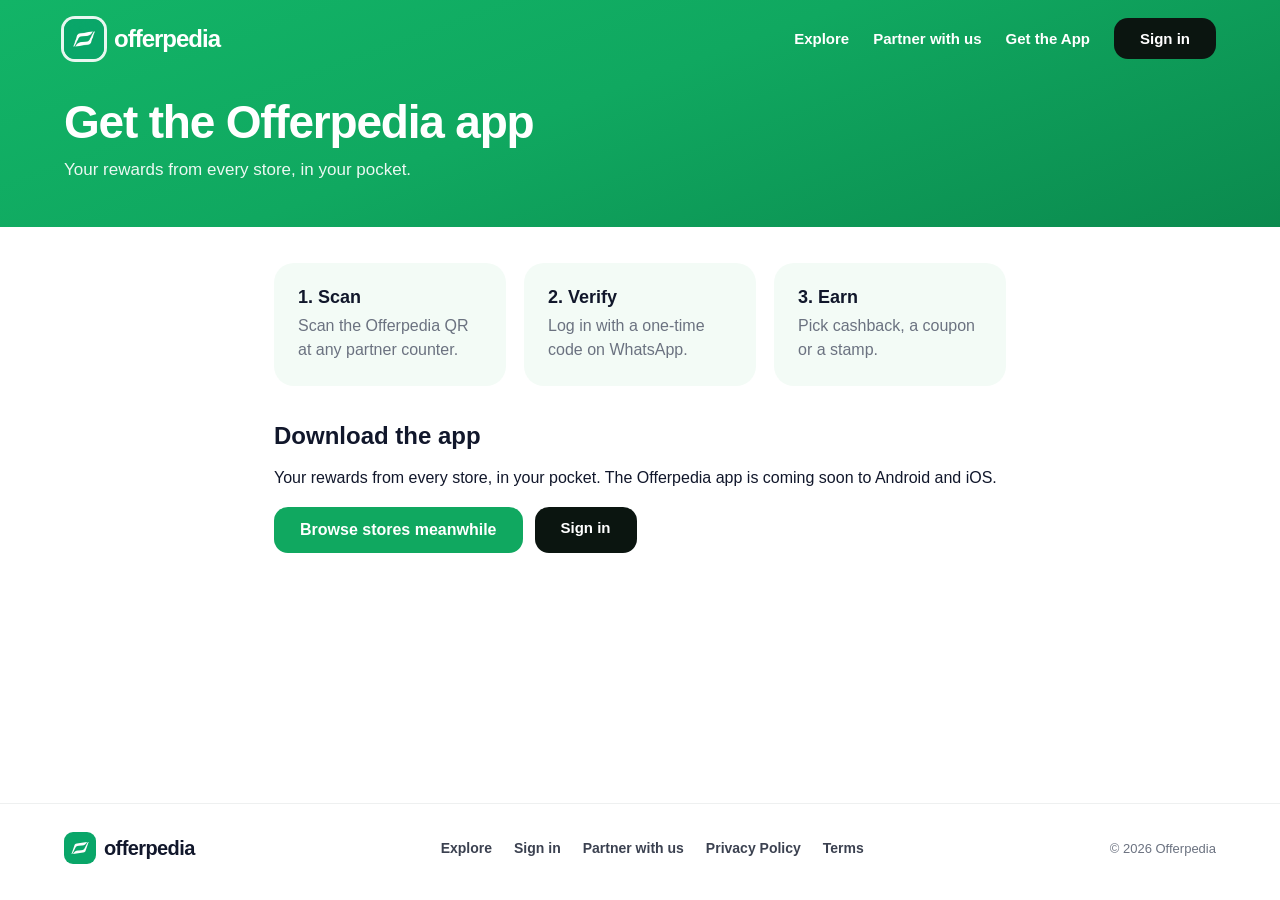
<file: app.html>
<!doctype html>
<html lang="en"><head><meta charset="utf-8"><meta name="viewport" content="width=device-width, initial-scale=1">
<title>Get the App — Offerpedia</title><meta name="description" content="Your rewards from every store, in your pocket.">
<link rel="icon" type="image/png" href="logo.png"><style>
/* Shared styles for inner pages (explore, signin, privacy, terms, partner, app) */
*, *::before, *::after { box-sizing: border-box; }
:root { --brand:#10a860; --brand-deep:#0b8a4e; --ink:#11172b; --muted:#6b7280; }
body { margin:0; background:#fff; color:var(--ink); min-height:100vh; display:flex; flex-direction:column;
  font-family:-apple-system,BlinkMacSystemFont,"SF Pro Display","SF Pro Text","Inter","Segoe UI",sans-serif; -webkit-font-smoothing:antialiased; }
img, svg { display:block; }
button, input, select, textarea { font:inherit; }
[hidden] { display:none !important; }
main { flex:1; }
a { color:var(--brand-deep); }
.top { background:linear-gradient(160deg,#12b467 0%,var(--brand) 45%,var(--brand-deep) 100%); }
.nav { display:flex; align-items:center; justify-content:space-between; gap:16px; max-width:1200px; margin:0 auto; padding:18px 24px; }
.brand { display:flex; align-items:center; gap:10px; text-decoration:none; color:#fff; }
.brand-logo { width:40px; height:40px; border-radius:11px; box-shadow:0 0 0 3px rgba(255,255,255,.9); }
.brand-name { font-size:24px; font-weight:800; letter-spacing:-1px; }
.nav-actions { display:flex; align-items:center; gap:24px; }
.nav-link { color:#fff; font-size:15px; font-weight:700; text-decoration:none; white-space:nowrap; }
.nav-link:hover { text-decoration:underline; text-underline-offset:4px; }
.btn-dark { padding:12px 26px; border-radius:14px; background:#0b1510; color:#fff; font-size:15px; font-weight:700; text-decoration:none; white-space:nowrap; border:0; cursor:pointer; display:inline-block; }
.btn-dark:hover { background:#000; }
.btn-green { padding:14px 26px; border-radius:14px; background:var(--brand); color:#fff; font-weight:800; text-decoration:none; border:0; cursor:pointer; display:inline-block; }
.btn-green:hover { background:var(--brand-deep); }
.page-head { max-width:1200px; margin:0 auto; padding:18px 24px 44px; color:#fff; }
.page-head h1 { margin:0 0 8px; font-size:clamp(28px,4vw,46px); font-weight:800; letter-spacing:-1.2px; }
.page-head p { margin:0; opacity:.92; font-size:17px; max-width:60ch; line-height:1.5; }
.wrap { max-width:1200px; margin:0 auto; padding:36px 24px 56px; width:100%; }
.narrow { max-width:780px; }
/* explore */
.filters { display:flex; flex-wrap:wrap; gap:10px; margin-bottom:14px; }
.chip { padding:9px 16px; border-radius:999px; border:1px solid #dfe3e1; background:#fff; color:#3b4150; font-weight:600; font-size:14px; cursor:pointer; text-decoration:none; }
.chip:hover { border-color:var(--brand); }
.chip.on { background:var(--brand); border-color:var(--brand); color:#fff; }
.finder { display:flex; gap:12px; margin-bottom:22px; }
.finder input { flex:1; min-width:0; height:52px; border-radius:14px; border:1.5px solid #dfe3e1; padding:0 18px; font-size:16px; outline:none; }
.finder input:focus { border-color:var(--brand); }
.count { color:var(--muted); margin:0 0 16px; font-size:14px; }
.grid { display:grid; grid-template-columns:repeat(auto-fill,minmax(250px,1fr)); gap:18px; }
.store { display:block; border-radius:22px; overflow:hidden; border:1px solid #eef0f0; background:#fff; color:inherit; text-decoration:none; transition:box-shadow .15s,transform .15s; cursor:pointer; }
.store:hover { transform:translateY(-2px); box-shadow:0 14px 34px rgba(0,0,0,.08); }
.store-cover { position:relative; aspect-ratio:16/7; }
.store-logo { position:absolute; left:14px; bottom:-22px; width:52px; height:52px; border-radius:50%; border:2px solid #fff; display:grid; place-items:center; font-weight:800; font-size:17px; }
.store-body { display:flex; flex-direction:column; gap:3px; padding:30px 16px 16px; }
.store-body strong { font-size:16px; }
.muted { font-size:13px; color:var(--muted); }
.earn { margin-top:6px; font-size:13px; font-weight:700; color:var(--brand-deep); }
.empty { text-align:center; padding:60px 0; color:var(--muted); }
/* modal */
.modal { position:fixed; inset:0; background:rgba(10,20,15,.55); display:grid; place-items:center; padding:16px; z-index:50; }
.modal-box { background:#fff; border-radius:24px; max-width:440px; width:100%; padding:28px; position:relative; }
.modal-box h2 { margin:0 0 6px; }
.modal-box ul { padding-left:18px; color:#3b4150; line-height:1.7; }
.modal-x { position:absolute; top:12px; right:14px; border:0; background:none; font-size:26px; cursor:pointer; color:#6b7280; }
/* forms */
.card-form { max-width:440px; margin:0 auto; border:1px solid #eef0f0; border-radius:24px; padding:32px; box-shadow:0 18px 40px rgba(0,50,25,.08); }
.card-form h2 { margin:0 0 6px; font-size:26px; letter-spacing:-.5px; }
.card-form p { color:var(--muted); line-height:1.5; margin:0 0 20px; }
.field { display:block; margin-bottom:16px; }
.field span { display:block; font-weight:700; font-size:14px; margin-bottom:6px; }
.field input, .field textarea, .field select { width:100%; border-radius:12px; border:1.5px solid #dfe3e1; padding:13px 14px; font-size:16px; outline:none; background:#fff; }
.field input:focus, .field textarea:focus, .field select:focus { border-color:var(--brand); }
.phone-row { display:flex; gap:8px; }
.phone-row .cc { flex:0 0 72px; text-align:center; background:#f3f4f6; }
.err { color:#be123c; font-size:14px; margin:-8px 0 14px; }
.ok-box { background:#e7f8ef; border-radius:16px; padding:18px; color:#14532d; line-height:1.5; }
.card-form .btn-green { width:100%; text-align:center; }
.fine { font-size:13px; color:var(--muted); margin-top:16px; text-align:center; }
/* legal */
.legal h2 { font-size:22px; letter-spacing:-.4px; margin:34px 0 8px; }
.legal p, .legal li { line-height:1.7; color:#3b4150; font-size:16px; }
.legal ul { padding-left:22px; }
.updated { color:var(--muted); font-size:14px; }
.toc { background:#f3fbf6; border-radius:16px; padding:16px 22px; margin:20px 0 0; }
.toc a { display:block; padding:3px 0; text-decoration:none; font-weight:600; }
/* info blocks */
.perk-grid { display:grid; grid-template-columns:repeat(auto-fit,minmax(220px,1fr)); gap:18px; margin:0 0 36px; }
.perk { background:#f3fbf6; border-radius:20px; padding:24px; }
.perk strong { display:block; font-size:18px; margin-bottom:6px; }
.perk p { margin:0; color:var(--muted); line-height:1.5; }
.store-btns { display:flex; flex-wrap:wrap; gap:12px; margin-top:20px; }
/* footer */
.footer { border-top:1px solid #eef0f0; }
.footer-inner { max-width:1200px; margin:0 auto; padding:28px 24px 36px; display:flex; align-items:center; justify-content:space-between; gap:16px; flex-wrap:wrap; }
.footer-brand { display:inline-flex; align-items:center; gap:8px; font-size:20px; font-weight:800; letter-spacing:-.6px; color:var(--ink); text-decoration:none; }
.footer-brand img { width:32px; height:32px; border-radius:9px; }
.footer-links { display:flex; gap:22px; flex-wrap:wrap; }
.footer-links a { color:#3b4150; text-decoration:none; font-weight:600; font-size:14px; }
.footer-links a:hover { color:var(--brand-deep); }
.copyright { color:var(--muted); font-size:13px; }
@media (max-width:860px) {
  .hide-sm { display:none; }
  .nav { padding:14px 16px; }
  .page-head, .wrap { padding-left:16px; padding-right:16px; }
  .footer-inner { flex-direction:column; align-items:flex-start; padding:24px 16px 32px; }
  .finder { flex-direction:column; }
}
/* sign-in split layout */
body.auth main { display:grid; grid-template-columns:1fr 1fr; min-height:calc(100vh - 0px); }
body.auth .auth-art { background:radial-gradient(circle at 15% 20%,rgba(255,255,255,.16),transparent 35%),radial-gradient(circle at 85% 80%,rgba(0,0,0,.14),transparent 40%),linear-gradient(160deg,#12b467 0%,#10a860 45%,#0b8a4e 100%); color:#fff; padding:40px 56px; display:flex; flex-direction:column; justify-content:space-between; position:relative; overflow:hidden; }
body.auth .auth-art h2 { font-size:clamp(30px,3.6vw,48px); line-height:1.08; letter-spacing:-1.2px; margin:0 0 14px; max-width:14ch; }
body.auth .auth-art p { margin:0; font-size:18px; line-height:1.5; opacity:.92; max-width:38ch; }
.auth-points { list-style:none; padding:0; margin:28px 0 0; display:grid; gap:14px; }
.auth-points li { display:flex; align-items:center; gap:12px; font-weight:700; }
.auth-points i { width:38px; height:38px; border-radius:12px; background:rgba(255,255,255,.2); display:grid; place-items:center; font-style:normal; font-size:18px; }
.auth-form { display:flex; align-items:center; justify-content:center; padding:40px 24px; }
.auth-box { width:100%; max-width:420px; }
.auth-box h1 { margin:0 0 8px; font-size:34px; letter-spacing:-1px; }
.auth-box > p, .auth-box form > p.lead { color:var(--muted); line-height:1.5; margin:0 0 24px; }
.otp { display:flex; gap:10px; margin-bottom:16px; }
.otp input { width:100%; min-width:0; height:58px; text-align:center; font-size:24px; font-weight:800; border-radius:14px; border:1.5px solid #dfe3e1; outline:none; }
.otp input:focus { border-color:var(--brand); box-shadow:0 0 0 4px rgba(16,168,96,.12); }
.btn-green:disabled { opacity:.6; cursor:default; }
.link-btn { background:none; border:0; color:var(--brand-deep); font-weight:700; cursor:pointer; padding:0; }
.divider { display:flex; align-items:center; gap:12px; color:var(--muted); font-size:13px; margin:22px 0; }
.divider::before, .divider::after { content:""; flex:1; height:1px; background:#eceeed; }
.btn-ghost { display:block; text-align:center; padding:14px; border-radius:14px; border:1.5px solid #dfe3e1; color:var(--ink); font-weight:700; text-decoration:none; }
.btn-ghost:hover { border-color:var(--brand); }
.auth-top { display:flex; justify-content:space-between; align-items:center; }
.auth-top .brand-name { color:#fff; }
@media (max-width:860px){ body.auth main { grid-template-columns:1fr; } body.auth .auth-art { padding:24px 20px 32px; } body.auth .auth-art ul, body.auth .auth-art p { display:none; } body.auth .auth-art h2 { margin:24px 0 0; font-size:28px; max-width:none; } }
</style></head>
<body><header class="top"><nav class="nav">
  <a href="index.html" class="brand" aria-label="Offerpedia home"><img src="logo.png" alt="" class="brand-logo"><span class="brand-name">offerpedia</span></a>
  <div class="nav-actions">
    <a href="explore.html" class="nav-link hide-sm">Explore</a>
    <a href="partner.html" class="nav-link hide-sm">Partner with us</a>
    <a href="app.html" class="nav-link hide-sm">Get the App</a>
    <a href="signin.html" class="btn-dark">Sign in</a>
  </div></nav>
  <div class="page-head"><h1>Get the Offerpedia app</h1><p>Your rewards from every store, in your pocket.</p></div></header><main><div class="wrap narrow"><div class="perk-grid"><div class="perk"><strong>1. Scan</strong><p>Scan the Offerpedia QR at any partner counter.</p></div><div class="perk"><strong>2. Verify</strong><p>Log in with a one-time code on WhatsApp.</p></div><div class="perk"><strong>3. Earn</strong><p>Pick cashback, a coupon or a stamp.</p></div></div>
<h2>Download the app</h2><p>Your rewards from every store, in your pocket. The Offerpedia app is coming soon to Android and iOS.</p>
<div class="store-btns"><a class="btn-green" href="explore.html">Browse stores meanwhile</a><a class="btn-dark" href="signin.html">Sign in</a></div></div></main><footer class="footer"><div class="footer-inner">
  <a href="index.html" class="footer-brand"><img src="logo.png" alt=""> offerpedia</a>
  <nav class="footer-links"><a href="explore.html">Explore</a><a href="signin.html">Sign in</a><a href="partner.html">Partner with us</a><a href="privacy.html">Privacy Policy</a><a href="terms.html">Terms</a></nav>
  <span class="copyright">&copy; <span id="year"></span> Offerpedia</span></div></footer>
<script>document.getElementById('year').textContent=new Date().getFullYear();</script></body></html>
</file>
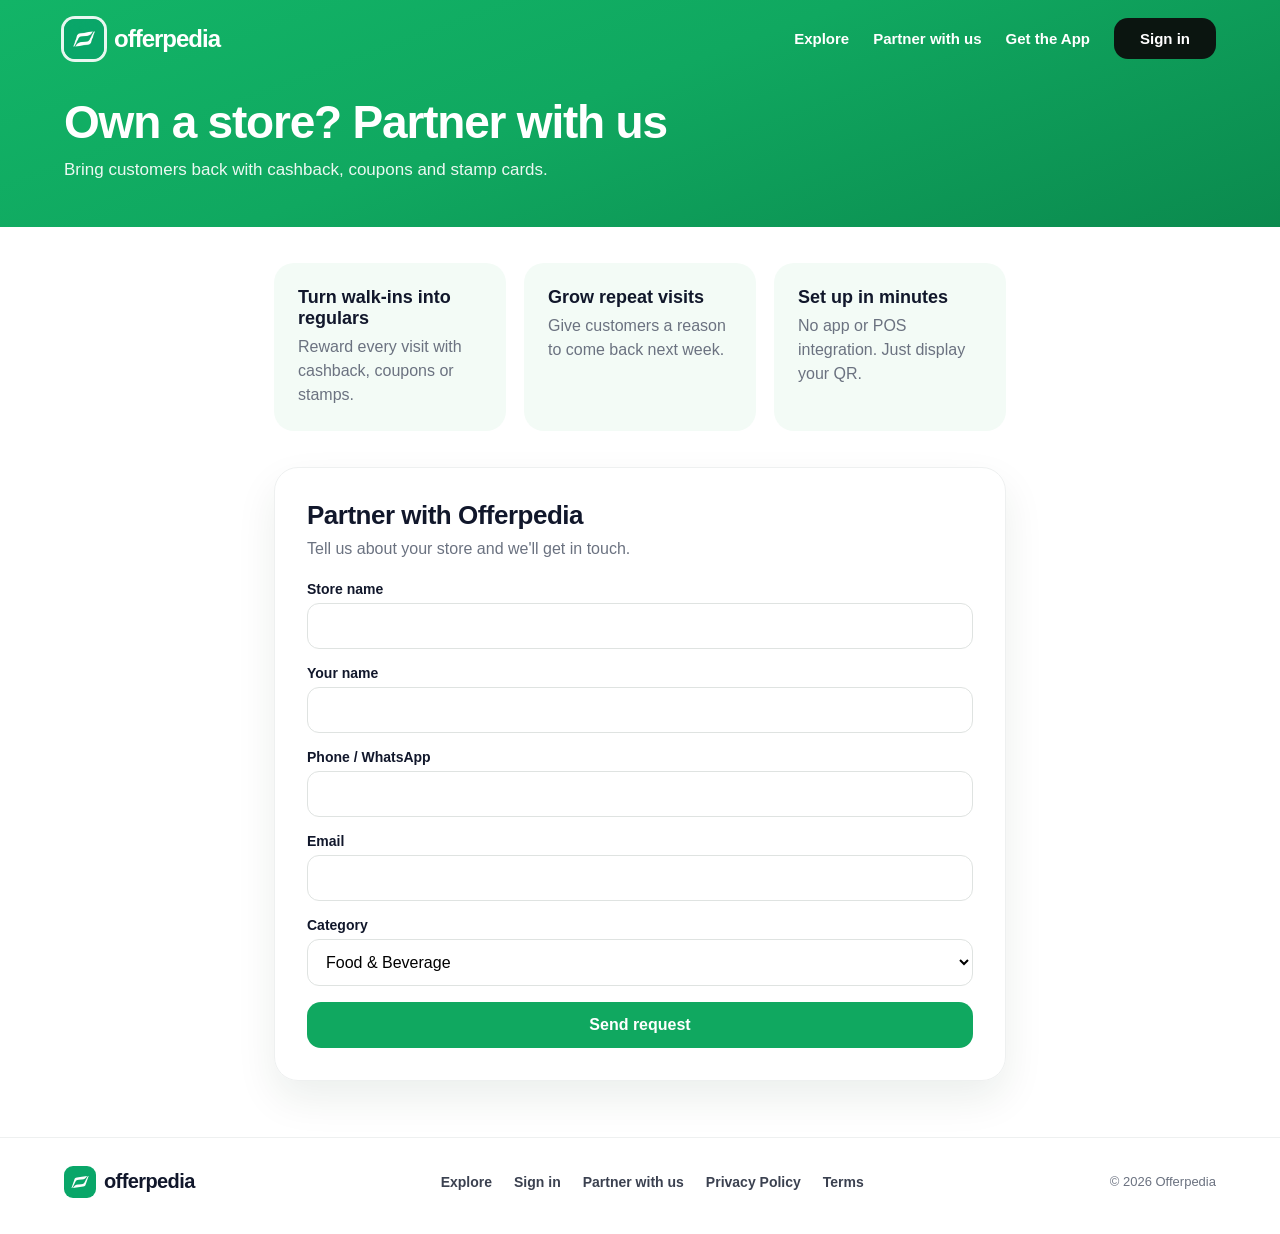
<file: partner.html>
<!doctype html>
<html lang="en"><head><meta charset="utf-8"><meta name="viewport" content="width=device-width, initial-scale=1">
<title>Partner with us — Offerpedia</title><meta name="description" content="Bring customers back with cashback, coupons and stamp cards.">
<link rel="icon" type="image/png" href="logo.png"><style>
/* Shared styles for inner pages (explore, signin, privacy, terms, partner, app) */
*, *::before, *::after { box-sizing: border-box; }
:root { --brand:#10a860; --brand-deep:#0b8a4e; --ink:#11172b; --muted:#6b7280; }
body { margin:0; background:#fff; color:var(--ink); min-height:100vh; display:flex; flex-direction:column;
  font-family:-apple-system,BlinkMacSystemFont,"SF Pro Display","SF Pro Text","Inter","Segoe UI",sans-serif; -webkit-font-smoothing:antialiased; }
img, svg { display:block; }
button, input, select, textarea { font:inherit; }
[hidden] { display:none !important; }
main { flex:1; }
a { color:var(--brand-deep); }
.top { background:linear-gradient(160deg,#12b467 0%,var(--brand) 45%,var(--brand-deep) 100%); }
.nav { display:flex; align-items:center; justify-content:space-between; gap:16px; max-width:1200px; margin:0 auto; padding:18px 24px; }
.brand { display:flex; align-items:center; gap:10px; text-decoration:none; color:#fff; }
.brand-logo { width:40px; height:40px; border-radius:11px; box-shadow:0 0 0 3px rgba(255,255,255,.9); }
.brand-name { font-size:24px; font-weight:800; letter-spacing:-1px; }
.nav-actions { display:flex; align-items:center; gap:24px; }
.nav-link { color:#fff; font-size:15px; font-weight:700; text-decoration:none; white-space:nowrap; }
.nav-link:hover { text-decoration:underline; text-underline-offset:4px; }
.btn-dark { padding:12px 26px; border-radius:14px; background:#0b1510; color:#fff; font-size:15px; font-weight:700; text-decoration:none; white-space:nowrap; border:0; cursor:pointer; display:inline-block; }
.btn-dark:hover { background:#000; }
.btn-green { padding:14px 26px; border-radius:14px; background:var(--brand); color:#fff; font-weight:800; text-decoration:none; border:0; cursor:pointer; display:inline-block; }
.btn-green:hover { background:var(--brand-deep); }
.page-head { max-width:1200px; margin:0 auto; padding:18px 24px 44px; color:#fff; }
.page-head h1 { margin:0 0 8px; font-size:clamp(28px,4vw,46px); font-weight:800; letter-spacing:-1.2px; }
.page-head p { margin:0; opacity:.92; font-size:17px; max-width:60ch; line-height:1.5; }
.wrap { max-width:1200px; margin:0 auto; padding:36px 24px 56px; width:100%; }
.narrow { max-width:780px; }
/* explore */
.filters { display:flex; flex-wrap:wrap; gap:10px; margin-bottom:14px; }
.chip { padding:9px 16px; border-radius:999px; border:1px solid #dfe3e1; background:#fff; color:#3b4150; font-weight:600; font-size:14px; cursor:pointer; text-decoration:none; }
.chip:hover { border-color:var(--brand); }
.chip.on { background:var(--brand); border-color:var(--brand); color:#fff; }
.finder { display:flex; gap:12px; margin-bottom:22px; }
.finder input { flex:1; min-width:0; height:52px; border-radius:14px; border:1.5px solid #dfe3e1; padding:0 18px; font-size:16px; outline:none; }
.finder input:focus { border-color:var(--brand); }
.count { color:var(--muted); margin:0 0 16px; font-size:14px; }
.grid { display:grid; grid-template-columns:repeat(auto-fill,minmax(250px,1fr)); gap:18px; }
.store { display:block; border-radius:22px; overflow:hidden; border:1px solid #eef0f0; background:#fff; color:inherit; text-decoration:none; transition:box-shadow .15s,transform .15s; cursor:pointer; }
.store:hover { transform:translateY(-2px); box-shadow:0 14px 34px rgba(0,0,0,.08); }
.store-cover { position:relative; aspect-ratio:16/7; }
.store-logo { position:absolute; left:14px; bottom:-22px; width:52px; height:52px; border-radius:50%; border:2px solid #fff; display:grid; place-items:center; font-weight:800; font-size:17px; }
.store-body { display:flex; flex-direction:column; gap:3px; padding:30px 16px 16px; }
.store-body strong { font-size:16px; }
.muted { font-size:13px; color:var(--muted); }
.earn { margin-top:6px; font-size:13px; font-weight:700; color:var(--brand-deep); }
.empty { text-align:center; padding:60px 0; color:var(--muted); }
/* modal */
.modal { position:fixed; inset:0; background:rgba(10,20,15,.55); display:grid; place-items:center; padding:16px; z-index:50; }
.modal-box { background:#fff; border-radius:24px; max-width:440px; width:100%; padding:28px; position:relative; }
.modal-box h2 { margin:0 0 6px; }
.modal-box ul { padding-left:18px; color:#3b4150; line-height:1.7; }
.modal-x { position:absolute; top:12px; right:14px; border:0; background:none; font-size:26px; cursor:pointer; color:#6b7280; }
/* forms */
.card-form { max-width:440px; margin:0 auto; border:1px solid #eef0f0; border-radius:24px; padding:32px; box-shadow:0 18px 40px rgba(0,50,25,.08); }
.card-form h2 { margin:0 0 6px; font-size:26px; letter-spacing:-.5px; }
.card-form p { color:var(--muted); line-height:1.5; margin:0 0 20px; }
.field { display:block; margin-bottom:16px; }
.field span { display:block; font-weight:700; font-size:14px; margin-bottom:6px; }
.field input, .field textarea, .field select { width:100%; border-radius:12px; border:1.5px solid #dfe3e1; padding:13px 14px; font-size:16px; outline:none; background:#fff; }
.field input:focus, .field textarea:focus, .field select:focus { border-color:var(--brand); }
.phone-row { display:flex; gap:8px; }
.phone-row .cc { flex:0 0 72px; text-align:center; background:#f3f4f6; }
.err { color:#be123c; font-size:14px; margin:-8px 0 14px; }
.ok-box { background:#e7f8ef; border-radius:16px; padding:18px; color:#14532d; line-height:1.5; }
.card-form .btn-green { width:100%; text-align:center; }
.fine { font-size:13px; color:var(--muted); margin-top:16px; text-align:center; }
/* legal */
.legal h2 { font-size:22px; letter-spacing:-.4px; margin:34px 0 8px; }
.legal p, .legal li { line-height:1.7; color:#3b4150; font-size:16px; }
.legal ul { padding-left:22px; }
.updated { color:var(--muted); font-size:14px; }
.toc { background:#f3fbf6; border-radius:16px; padding:16px 22px; margin:20px 0 0; }
.toc a { display:block; padding:3px 0; text-decoration:none; font-weight:600; }
/* info blocks */
.perk-grid { display:grid; grid-template-columns:repeat(auto-fit,minmax(220px,1fr)); gap:18px; margin:0 0 36px; }
.perk { background:#f3fbf6; border-radius:20px; padding:24px; }
.perk strong { display:block; font-size:18px; margin-bottom:6px; }
.perk p { margin:0; color:var(--muted); line-height:1.5; }
.store-btns { display:flex; flex-wrap:wrap; gap:12px; margin-top:20px; }
/* footer */
.footer { border-top:1px solid #eef0f0; }
.footer-inner { max-width:1200px; margin:0 auto; padding:28px 24px 36px; display:flex; align-items:center; justify-content:space-between; gap:16px; flex-wrap:wrap; }
.footer-brand { display:inline-flex; align-items:center; gap:8px; font-size:20px; font-weight:800; letter-spacing:-.6px; color:var(--ink); text-decoration:none; }
.footer-brand img { width:32px; height:32px; border-radius:9px; }
.footer-links { display:flex; gap:22px; flex-wrap:wrap; }
.footer-links a { color:#3b4150; text-decoration:none; font-weight:600; font-size:14px; }
.footer-links a:hover { color:var(--brand-deep); }
.copyright { color:var(--muted); font-size:13px; }
@media (max-width:860px) {
  .hide-sm { display:none; }
  .nav { padding:14px 16px; }
  .page-head, .wrap { padding-left:16px; padding-right:16px; }
  .footer-inner { flex-direction:column; align-items:flex-start; padding:24px 16px 32px; }
  .finder { flex-direction:column; }
}
/* sign-in split layout */
body.auth main { display:grid; grid-template-columns:1fr 1fr; min-height:calc(100vh - 0px); }
body.auth .auth-art { background:radial-gradient(circle at 15% 20%,rgba(255,255,255,.16),transparent 35%),radial-gradient(circle at 85% 80%,rgba(0,0,0,.14),transparent 40%),linear-gradient(160deg,#12b467 0%,#10a860 45%,#0b8a4e 100%); color:#fff; padding:40px 56px; display:flex; flex-direction:column; justify-content:space-between; position:relative; overflow:hidden; }
body.auth .auth-art h2 { font-size:clamp(30px,3.6vw,48px); line-height:1.08; letter-spacing:-1.2px; margin:0 0 14px; max-width:14ch; }
body.auth .auth-art p { margin:0; font-size:18px; line-height:1.5; opacity:.92; max-width:38ch; }
.auth-points { list-style:none; padding:0; margin:28px 0 0; display:grid; gap:14px; }
.auth-points li { display:flex; align-items:center; gap:12px; font-weight:700; }
.auth-points i { width:38px; height:38px; border-radius:12px; background:rgba(255,255,255,.2); display:grid; place-items:center; font-style:normal; font-size:18px; }
.auth-form { display:flex; align-items:center; justify-content:center; padding:40px 24px; }
.auth-box { width:100%; max-width:420px; }
.auth-box h1 { margin:0 0 8px; font-size:34px; letter-spacing:-1px; }
.auth-box > p, .auth-box form > p.lead { color:var(--muted); line-height:1.5; margin:0 0 24px; }
.otp { display:flex; gap:10px; margin-bottom:16px; }
.otp input { width:100%; min-width:0; height:58px; text-align:center; font-size:24px; font-weight:800; border-radius:14px; border:1.5px solid #dfe3e1; outline:none; }
.otp input:focus { border-color:var(--brand); box-shadow:0 0 0 4px rgba(16,168,96,.12); }
.btn-green:disabled { opacity:.6; cursor:default; }
.link-btn { background:none; border:0; color:var(--brand-deep); font-weight:700; cursor:pointer; padding:0; }
.divider { display:flex; align-items:center; gap:12px; color:var(--muted); font-size:13px; margin:22px 0; }
.divider::before, .divider::after { content:""; flex:1; height:1px; background:#eceeed; }
.btn-ghost { display:block; text-align:center; padding:14px; border-radius:14px; border:1.5px solid #dfe3e1; color:var(--ink); font-weight:700; text-decoration:none; }
.btn-ghost:hover { border-color:var(--brand); }
.auth-top { display:flex; justify-content:space-between; align-items:center; }
.auth-top .brand-name { color:#fff; }
@media (max-width:860px){ body.auth main { grid-template-columns:1fr; } body.auth .auth-art { padding:24px 20px 32px; } body.auth .auth-art ul, body.auth .auth-art p { display:none; } body.auth .auth-art h2 { margin:24px 0 0; font-size:28px; max-width:none; } }
</style></head>
<body><header class="top"><nav class="nav">
  <a href="index.html" class="brand" aria-label="Offerpedia home"><img src="logo.png" alt="" class="brand-logo"><span class="brand-name">offerpedia</span></a>
  <div class="nav-actions">
    <a href="explore.html" class="nav-link hide-sm">Explore</a>
    <a href="partner.html" class="nav-link hide-sm">Partner with us</a>
    <a href="app.html" class="nav-link hide-sm">Get the App</a>
    <a href="signin.html" class="btn-dark">Sign in</a>
  </div></nav>
  <div class="page-head"><h1>Own a store? Partner with us</h1><p>Bring customers back with cashback, coupons and stamp cards.</p></div></header><main><div class="wrap narrow">
<div class="perk-grid"><div class="perk"><strong>Turn walk-ins into regulars</strong><p>Reward every visit with cashback, coupons or stamps.</p></div>
<div class="perk"><strong>Grow repeat visits</strong><p>Give customers a reason to come back next week.</p></div>
<div class="perk"><strong>Set up in minutes</strong><p>No app or POS integration. Just display your QR.</p></div></div>
<div class="card-form" style="max-width:none"><form id="pf"><h2>Partner with Offerpedia</h2><p>Tell us about your store and we'll get in touch.</p>
<label class="field"><span>Store name</span><input name="store" required></label>
<label class="field"><span>Your name</span><input name="name" required></label>
<label class="field"><span>Phone / WhatsApp</span><input name="phone" type="tel" required></label>
<label class="field"><span>Email</span><input name="email" type="email" required></label>
<label class="field"><span>Category</span><select name="cat"><option>Food &amp; Beverage</option><option>Salon &amp; Beauty</option><option>Shopping</option><option>Electronics</option><option>Fitness</option><option>Health &amp; Wellness</option><option>Other</option></select></label>
<button class="btn-green" type="submit">Send request</button></form>
<div id="pdone" hidden class="ok-box">Opening your email app with your request. Just press send, and we'll reply soon.</div></div></div></main><footer class="footer"><div class="footer-inner">
  <a href="index.html" class="footer-brand"><img src="logo.png" alt=""> offerpedia</a>
  <nav class="footer-links"><a href="explore.html">Explore</a><a href="signin.html">Sign in</a><a href="partner.html">Partner with us</a><a href="privacy.html">Privacy Policy</a><a href="terms.html">Terms</a></nav>
  <span class="copyright">&copy; <span id="year"></span> Offerpedia</span></div></footer>
<script>document.getElementById('year').textContent=new Date().getFullYear();</script><script>
document.getElementById('pf').addEventListener('submit',function(e){e.preventDefault();var f=this,v=function(n){return f.elements[n].value};
 var b='Store: '+v('store')+'\nName: '+v('name')+'\nPhone: '+v('phone')+'\nEmail: '+v('email')+'\nCategory: '+v('cat');
 window.location.href='mailto:hello@offerpedia.org?subject='+encodeURIComponent('Partner request: '+v('store'))+'&body='+encodeURIComponent(b);
 f.hidden=true;document.getElementById('pdone').hidden=false;});
</script></body></html>
</file>
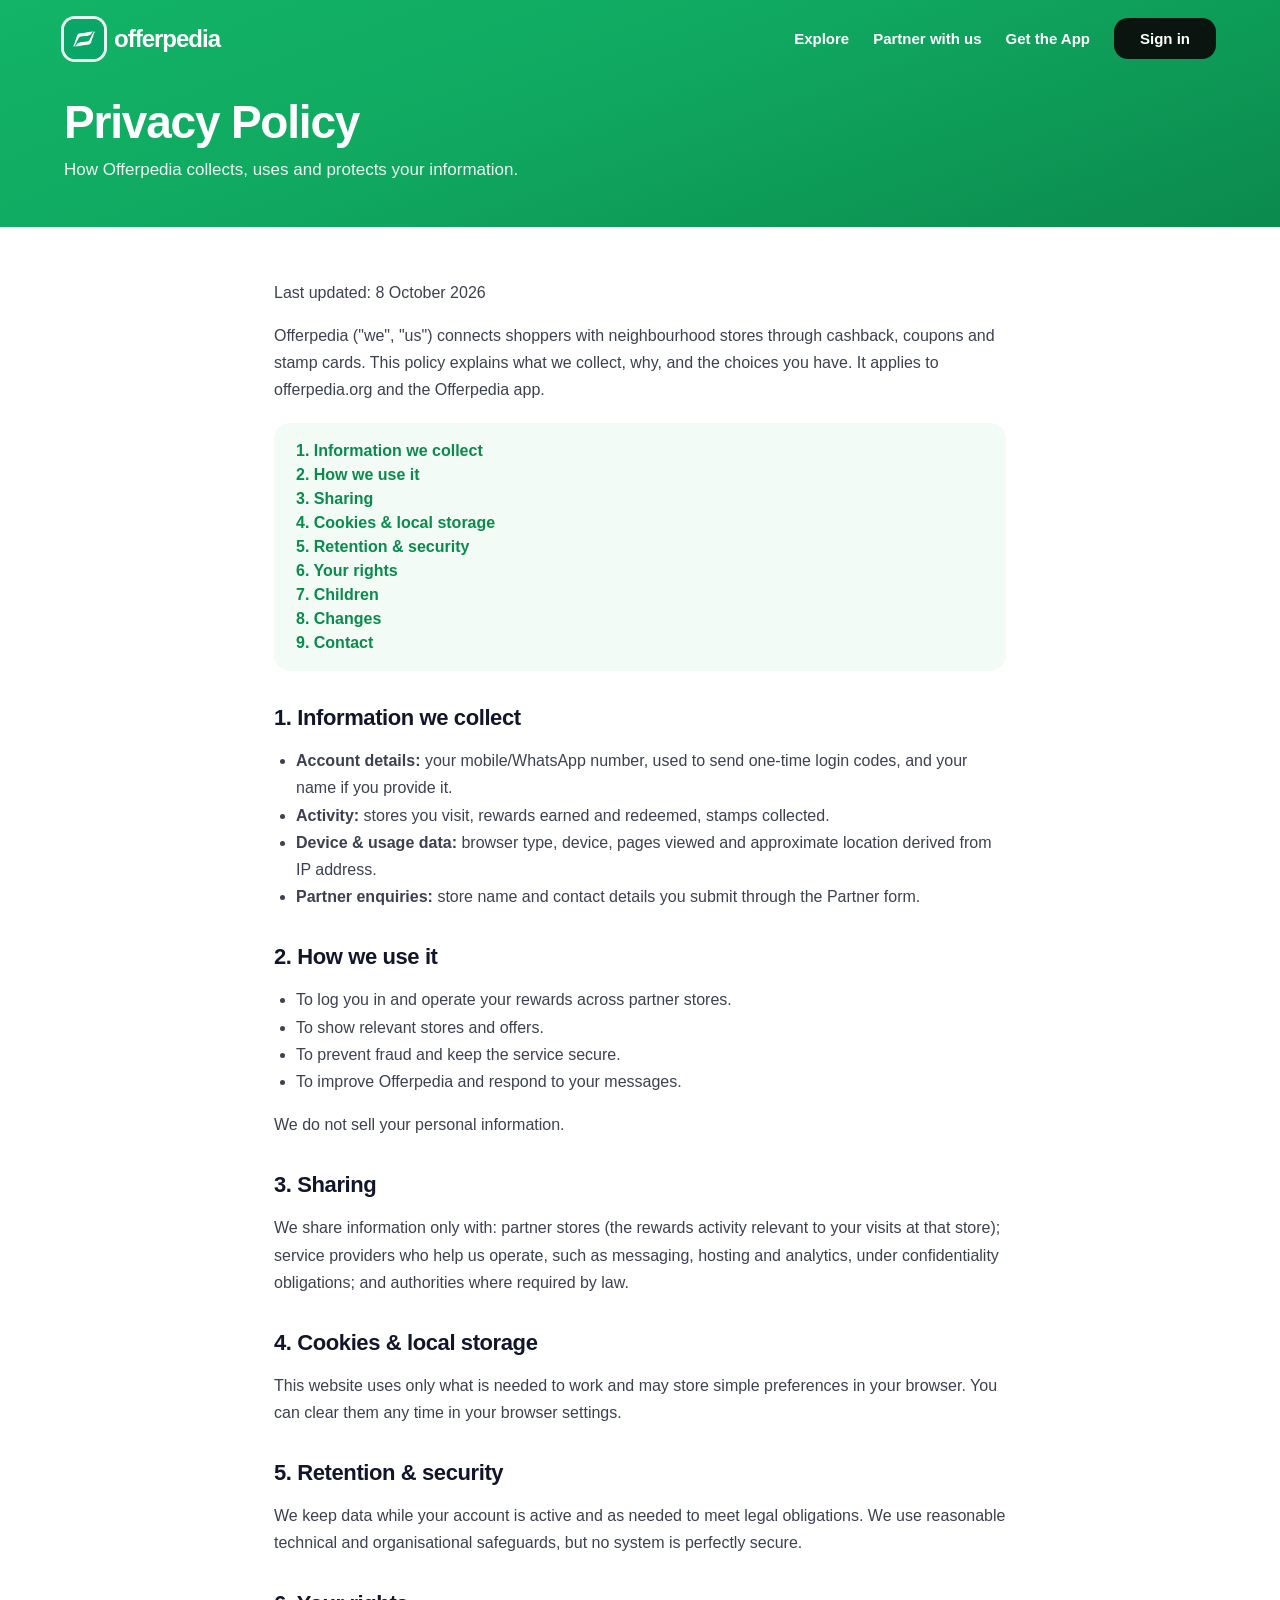
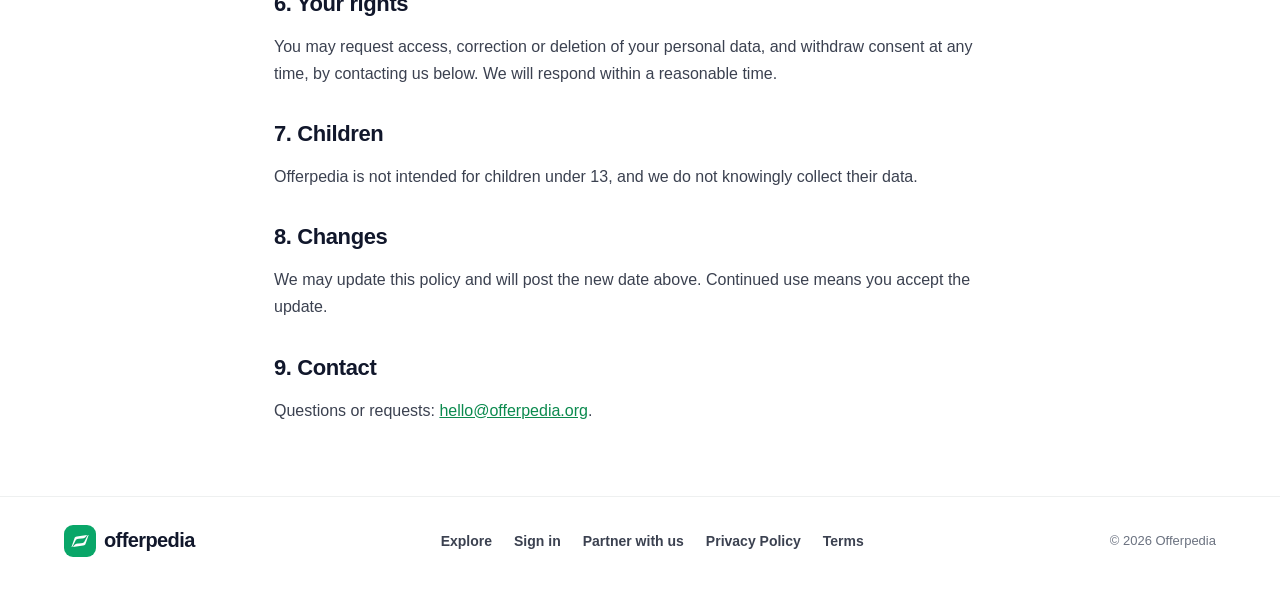
<file: privacy.html>
<!doctype html>
<html lang="en"><head><meta charset="utf-8"><meta name="viewport" content="width=device-width, initial-scale=1">
<title>Privacy Policy — Offerpedia</title><meta name="description" content="How Offerpedia collects, uses and protects your information.">
<link rel="icon" type="image/png" href="logo.png"><style>
/* Shared styles for inner pages (explore, signin, privacy, terms, partner, app) */
*, *::before, *::after { box-sizing: border-box; }
:root { --brand:#10a860; --brand-deep:#0b8a4e; --ink:#11172b; --muted:#6b7280; }
body { margin:0; background:#fff; color:var(--ink); min-height:100vh; display:flex; flex-direction:column;
  font-family:-apple-system,BlinkMacSystemFont,"SF Pro Display","SF Pro Text","Inter","Segoe UI",sans-serif; -webkit-font-smoothing:antialiased; }
img, svg { display:block; }
button, input, select, textarea { font:inherit; }
[hidden] { display:none !important; }
main { flex:1; }
a { color:var(--brand-deep); }
.top { background:linear-gradient(160deg,#12b467 0%,var(--brand) 45%,var(--brand-deep) 100%); }
.nav { display:flex; align-items:center; justify-content:space-between; gap:16px; max-width:1200px; margin:0 auto; padding:18px 24px; }
.brand { display:flex; align-items:center; gap:10px; text-decoration:none; color:#fff; }
.brand-logo { width:40px; height:40px; border-radius:11px; box-shadow:0 0 0 3px rgba(255,255,255,.9); }
.brand-name { font-size:24px; font-weight:800; letter-spacing:-1px; }
.nav-actions { display:flex; align-items:center; gap:24px; }
.nav-link { color:#fff; font-size:15px; font-weight:700; text-decoration:none; white-space:nowrap; }
.nav-link:hover { text-decoration:underline; text-underline-offset:4px; }
.btn-dark { padding:12px 26px; border-radius:14px; background:#0b1510; color:#fff; font-size:15px; font-weight:700; text-decoration:none; white-space:nowrap; border:0; cursor:pointer; display:inline-block; }
.btn-dark:hover { background:#000; }
.btn-green { padding:14px 26px; border-radius:14px; background:var(--brand); color:#fff; font-weight:800; text-decoration:none; border:0; cursor:pointer; display:inline-block; }
.btn-green:hover { background:var(--brand-deep); }
.page-head { max-width:1200px; margin:0 auto; padding:18px 24px 44px; color:#fff; }
.page-head h1 { margin:0 0 8px; font-size:clamp(28px,4vw,46px); font-weight:800; letter-spacing:-1.2px; }
.page-head p { margin:0; opacity:.92; font-size:17px; max-width:60ch; line-height:1.5; }
.wrap { max-width:1200px; margin:0 auto; padding:36px 24px 56px; width:100%; }
.narrow { max-width:780px; }
/* explore */
.filters { display:flex; flex-wrap:wrap; gap:10px; margin-bottom:14px; }
.chip { padding:9px 16px; border-radius:999px; border:1px solid #dfe3e1; background:#fff; color:#3b4150; font-weight:600; font-size:14px; cursor:pointer; text-decoration:none; }
.chip:hover { border-color:var(--brand); }
.chip.on { background:var(--brand); border-color:var(--brand); color:#fff; }
.finder { display:flex; gap:12px; margin-bottom:22px; }
.finder input { flex:1; min-width:0; height:52px; border-radius:14px; border:1.5px solid #dfe3e1; padding:0 18px; font-size:16px; outline:none; }
.finder input:focus { border-color:var(--brand); }
.count { color:var(--muted); margin:0 0 16px; font-size:14px; }
.grid { display:grid; grid-template-columns:repeat(auto-fill,minmax(250px,1fr)); gap:18px; }
.store { display:block; border-radius:22px; overflow:hidden; border:1px solid #eef0f0; background:#fff; color:inherit; text-decoration:none; transition:box-shadow .15s,transform .15s; cursor:pointer; }
.store:hover { transform:translateY(-2px); box-shadow:0 14px 34px rgba(0,0,0,.08); }
.store-cover { position:relative; aspect-ratio:16/7; }
.store-logo { position:absolute; left:14px; bottom:-22px; width:52px; height:52px; border-radius:50%; border:2px solid #fff; display:grid; place-items:center; font-weight:800; font-size:17px; }
.store-body { display:flex; flex-direction:column; gap:3px; padding:30px 16px 16px; }
.store-body strong { font-size:16px; }
.muted { font-size:13px; color:var(--muted); }
.earn { margin-top:6px; font-size:13px; font-weight:700; color:var(--brand-deep); }
.empty { text-align:center; padding:60px 0; color:var(--muted); }
/* modal */
.modal { position:fixed; inset:0; background:rgba(10,20,15,.55); display:grid; place-items:center; padding:16px; z-index:50; }
.modal-box { background:#fff; border-radius:24px; max-width:440px; width:100%; padding:28px; position:relative; }
.modal-box h2 { margin:0 0 6px; }
.modal-box ul { padding-left:18px; color:#3b4150; line-height:1.7; }
.modal-x { position:absolute; top:12px; right:14px; border:0; background:none; font-size:26px; cursor:pointer; color:#6b7280; }
/* forms */
.card-form { max-width:440px; margin:0 auto; border:1px solid #eef0f0; border-radius:24px; padding:32px; box-shadow:0 18px 40px rgba(0,50,25,.08); }
.card-form h2 { margin:0 0 6px; font-size:26px; letter-spacing:-.5px; }
.card-form p { color:var(--muted); line-height:1.5; margin:0 0 20px; }
.field { display:block; margin-bottom:16px; }
.field span { display:block; font-weight:700; font-size:14px; margin-bottom:6px; }
.field input, .field textarea, .field select { width:100%; border-radius:12px; border:1.5px solid #dfe3e1; padding:13px 14px; font-size:16px; outline:none; background:#fff; }
.field input:focus, .field textarea:focus, .field select:focus { border-color:var(--brand); }
.phone-row { display:flex; gap:8px; }
.phone-row .cc { flex:0 0 72px; text-align:center; background:#f3f4f6; }
.err { color:#be123c; font-size:14px; margin:-8px 0 14px; }
.ok-box { background:#e7f8ef; border-radius:16px; padding:18px; color:#14532d; line-height:1.5; }
.card-form .btn-green { width:100%; text-align:center; }
.fine { font-size:13px; color:var(--muted); margin-top:16px; text-align:center; }
/* legal */
.legal h2 { font-size:22px; letter-spacing:-.4px; margin:34px 0 8px; }
.legal p, .legal li { line-height:1.7; color:#3b4150; font-size:16px; }
.legal ul { padding-left:22px; }
.updated { color:var(--muted); font-size:14px; }
.toc { background:#f3fbf6; border-radius:16px; padding:16px 22px; margin:20px 0 0; }
.toc a { display:block; padding:3px 0; text-decoration:none; font-weight:600; }
/* info blocks */
.perk-grid { display:grid; grid-template-columns:repeat(auto-fit,minmax(220px,1fr)); gap:18px; margin:0 0 36px; }
.perk { background:#f3fbf6; border-radius:20px; padding:24px; }
.perk strong { display:block; font-size:18px; margin-bottom:6px; }
.perk p { margin:0; color:var(--muted); line-height:1.5; }
.store-btns { display:flex; flex-wrap:wrap; gap:12px; margin-top:20px; }
/* footer */
.footer { border-top:1px solid #eef0f0; }
.footer-inner { max-width:1200px; margin:0 auto; padding:28px 24px 36px; display:flex; align-items:center; justify-content:space-between; gap:16px; flex-wrap:wrap; }
.footer-brand { display:inline-flex; align-items:center; gap:8px; font-size:20px; font-weight:800; letter-spacing:-.6px; color:var(--ink); text-decoration:none; }
.footer-brand img { width:32px; height:32px; border-radius:9px; }
.footer-links { display:flex; gap:22px; flex-wrap:wrap; }
.footer-links a { color:#3b4150; text-decoration:none; font-weight:600; font-size:14px; }
.footer-links a:hover { color:var(--brand-deep); }
.copyright { color:var(--muted); font-size:13px; }
@media (max-width:860px) {
  .hide-sm { display:none; }
  .nav { padding:14px 16px; }
  .page-head, .wrap { padding-left:16px; padding-right:16px; }
  .footer-inner { flex-direction:column; align-items:flex-start; padding:24px 16px 32px; }
  .finder { flex-direction:column; }
}
/* sign-in split layout */
body.auth main { display:grid; grid-template-columns:1fr 1fr; min-height:calc(100vh - 0px); }
body.auth .auth-art { background:radial-gradient(circle at 15% 20%,rgba(255,255,255,.16),transparent 35%),radial-gradient(circle at 85% 80%,rgba(0,0,0,.14),transparent 40%),linear-gradient(160deg,#12b467 0%,#10a860 45%,#0b8a4e 100%); color:#fff; padding:40px 56px; display:flex; flex-direction:column; justify-content:space-between; position:relative; overflow:hidden; }
body.auth .auth-art h2 { font-size:clamp(30px,3.6vw,48px); line-height:1.08; letter-spacing:-1.2px; margin:0 0 14px; max-width:14ch; }
body.auth .auth-art p { margin:0; font-size:18px; line-height:1.5; opacity:.92; max-width:38ch; }
.auth-points { list-style:none; padding:0; margin:28px 0 0; display:grid; gap:14px; }
.auth-points li { display:flex; align-items:center; gap:12px; font-weight:700; }
.auth-points i { width:38px; height:38px; border-radius:12px; background:rgba(255,255,255,.2); display:grid; place-items:center; font-style:normal; font-size:18px; }
.auth-form { display:flex; align-items:center; justify-content:center; padding:40px 24px; }
.auth-box { width:100%; max-width:420px; }
.auth-box h1 { margin:0 0 8px; font-size:34px; letter-spacing:-1px; }
.auth-box > p, .auth-box form > p.lead { color:var(--muted); line-height:1.5; margin:0 0 24px; }
.otp { display:flex; gap:10px; margin-bottom:16px; }
.otp input { width:100%; min-width:0; height:58px; text-align:center; font-size:24px; font-weight:800; border-radius:14px; border:1.5px solid #dfe3e1; outline:none; }
.otp input:focus { border-color:var(--brand); box-shadow:0 0 0 4px rgba(16,168,96,.12); }
.btn-green:disabled { opacity:.6; cursor:default; }
.link-btn { background:none; border:0; color:var(--brand-deep); font-weight:700; cursor:pointer; padding:0; }
.divider { display:flex; align-items:center; gap:12px; color:var(--muted); font-size:13px; margin:22px 0; }
.divider::before, .divider::after { content:""; flex:1; height:1px; background:#eceeed; }
.btn-ghost { display:block; text-align:center; padding:14px; border-radius:14px; border:1.5px solid #dfe3e1; color:var(--ink); font-weight:700; text-decoration:none; }
.btn-ghost:hover { border-color:var(--brand); }
.auth-top { display:flex; justify-content:space-between; align-items:center; }
.auth-top .brand-name { color:#fff; }
@media (max-width:860px){ body.auth main { grid-template-columns:1fr; } body.auth .auth-art { padding:24px 20px 32px; } body.auth .auth-art ul, body.auth .auth-art p { display:none; } body.auth .auth-art h2 { margin:24px 0 0; font-size:28px; max-width:none; } }
</style></head>
<body><header class="top"><nav class="nav">
  <a href="index.html" class="brand" aria-label="Offerpedia home"><img src="logo.png" alt="" class="brand-logo"><span class="brand-name">offerpedia</span></a>
  <div class="nav-actions">
    <a href="explore.html" class="nav-link hide-sm">Explore</a>
    <a href="partner.html" class="nav-link hide-sm">Partner with us</a>
    <a href="app.html" class="nav-link hide-sm">Get the App</a>
    <a href="signin.html" class="btn-dark">Sign in</a>
  </div></nav>
  <div class="page-head"><h1>Privacy Policy</h1><p>How Offerpedia collects, uses and protects your information.</p></div></header><main><div class="wrap narrow legal">
<p class="updated">Last updated: 8 October 2026</p>
<p>Offerpedia ("we", "us") connects shoppers with neighbourhood stores through cashback, coupons and stamp cards. This policy explains what we collect, why, and the choices you have. It applies to offerpedia.org and the Offerpedia app.</p>
<div class="toc"><a href="#collect">1. Information we collect</a><a href="#use">2. How we use it</a><a href="#share">3. Sharing</a><a href="#cookies">4. Cookies &amp; local storage</a><a href="#retention">5. Retention &amp; security</a><a href="#rights">6. Your rights</a><a href="#children">7. Children</a><a href="#changes">8. Changes</a><a href="#contact">9. Contact</a></div>
<h2 id="collect">1. Information we collect</h2>
<ul><li><strong>Account details:</strong> your mobile/WhatsApp number, used to send one-time login codes, and your name if you provide it.</li>
<li><strong>Activity:</strong> stores you visit, rewards earned and redeemed, stamps collected.</li>
<li><strong>Device &amp; usage data:</strong> browser type, device, pages viewed and approximate location derived from IP address.</li>
<li><strong>Partner enquiries:</strong> store name and contact details you submit through the Partner form.</li></ul>
<h2 id="use">2. How we use it</h2>
<ul><li>To log you in and operate your rewards across partner stores.</li><li>To show relevant stores and offers.</li><li>To prevent fraud and keep the service secure.</li><li>To improve Offerpedia and respond to your messages.</li></ul>
<p>We do not sell your personal information.</p>
<h2 id="share">3. Sharing</h2>
<p>We share information only with: partner stores (the rewards activity relevant to your visits at that store); service providers who help us operate, such as messaging, hosting and analytics, under confidentiality obligations; and authorities where required by law.</p>
<h2 id="cookies">4. Cookies &amp; local storage</h2>
<p>This website uses only what is needed to work and may store simple preferences in your browser. You can clear them any time in your browser settings.</p>
<h2 id="retention">5. Retention &amp; security</h2>
<p>We keep data while your account is active and as needed to meet legal obligations. We use reasonable technical and organisational safeguards, but no system is perfectly secure.</p>
<h2 id="rights">6. Your rights</h2>
<p>You may request access, correction or deletion of your personal data, and withdraw consent at any time, by contacting us below. We will respond within a reasonable time.</p>
<h2 id="children">7. Children</h2>
<p>Offerpedia is not intended for children under 13, and we do not knowingly collect their data.</p>
<h2 id="changes">8. Changes</h2>
<p>We may update this policy and will post the new date above. Continued use means you accept the update.</p>
<h2 id="contact">9. Contact</h2>
<p>Questions or requests: <a href="mailto:hello@offerpedia.org">hello@offerpedia.org</a>.</p></div></main><footer class="footer"><div class="footer-inner">
  <a href="index.html" class="footer-brand"><img src="logo.png" alt=""> offerpedia</a>
  <nav class="footer-links"><a href="explore.html">Explore</a><a href="signin.html">Sign in</a><a href="partner.html">Partner with us</a><a href="privacy.html">Privacy Policy</a><a href="terms.html">Terms</a></nav>
  <span class="copyright">&copy; <span id="year"></span> Offerpedia</span></div></footer>
<script>document.getElementById('year').textContent=new Date().getFullYear();</script></body></html>
</file>
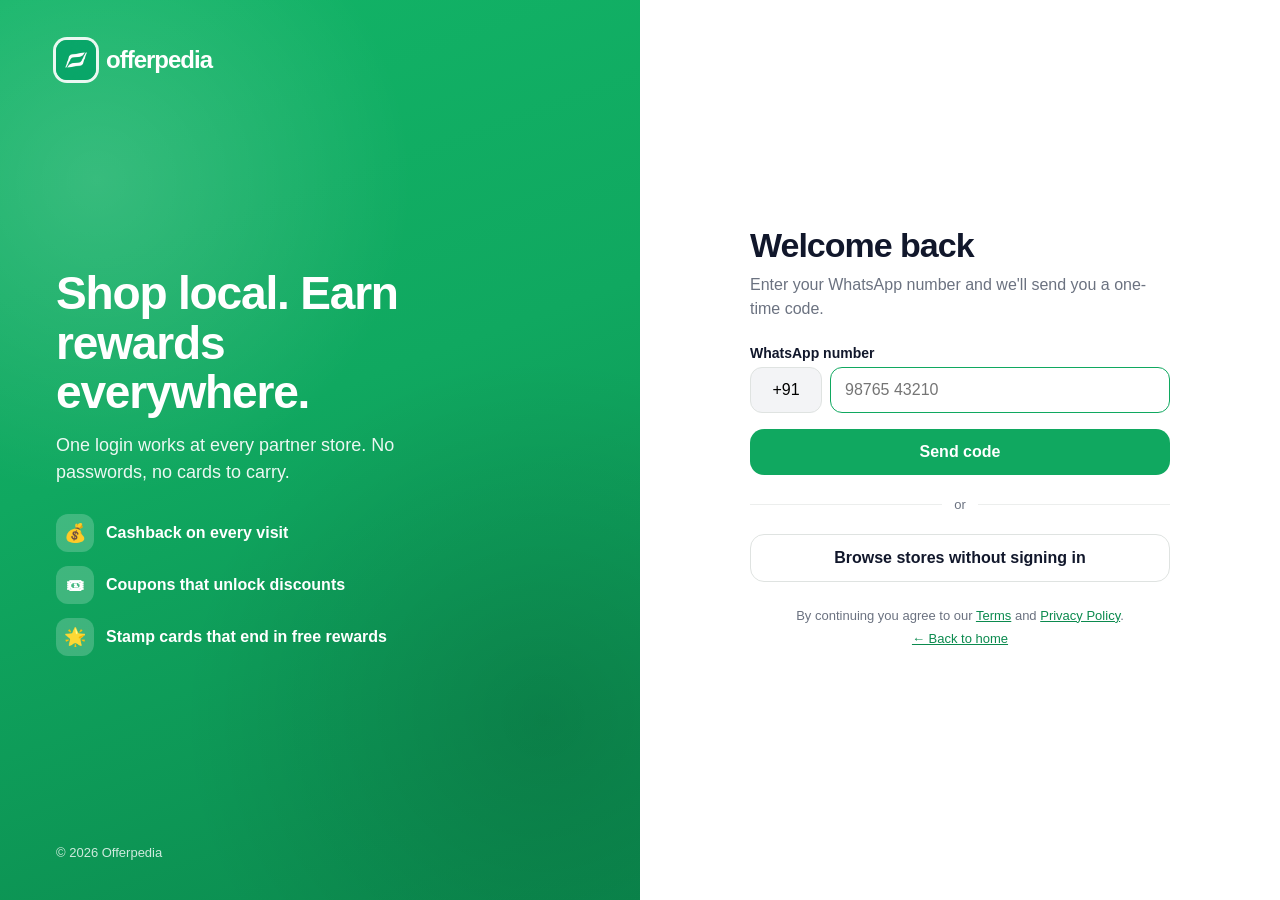
<file: signin.html>
<!doctype html>
<html lang="en"><head><meta charset="utf-8"><meta name="viewport" content="width=device-width, initial-scale=1">
<title>Sign in — Offerpedia</title><meta name="description" content="Log in once, use it at every Offerpedia store.">
<link rel="icon" type="image/png" href="logo.png"><style>
/* Shared styles for inner pages (explore, signin, privacy, terms, partner, app) */
*, *::before, *::after { box-sizing: border-box; }
:root { --brand:#10a860; --brand-deep:#0b8a4e; --ink:#11172b; --muted:#6b7280; }
body { margin:0; background:#fff; color:var(--ink); min-height:100vh; display:flex; flex-direction:column;
  font-family:-apple-system,BlinkMacSystemFont,"SF Pro Display","SF Pro Text","Inter","Segoe UI",sans-serif; -webkit-font-smoothing:antialiased; }
img, svg { display:block; }
button, input, select, textarea { font:inherit; }
[hidden] { display:none !important; }
main { flex:1; }
a { color:var(--brand-deep); }
.top { background:linear-gradient(160deg,#12b467 0%,var(--brand) 45%,var(--brand-deep) 100%); }
.nav { display:flex; align-items:center; justify-content:space-between; gap:16px; max-width:1200px; margin:0 auto; padding:18px 24px; }
.brand { display:flex; align-items:center; gap:10px; text-decoration:none; color:#fff; }
.brand-logo { width:40px; height:40px; border-radius:11px; box-shadow:0 0 0 3px rgba(255,255,255,.9); }
.brand-name { font-size:24px; font-weight:800; letter-spacing:-1px; }
.nav-actions { display:flex; align-items:center; gap:24px; }
.nav-link { color:#fff; font-size:15px; font-weight:700; text-decoration:none; white-space:nowrap; }
.nav-link:hover { text-decoration:underline; text-underline-offset:4px; }
.btn-dark { padding:12px 26px; border-radius:14px; background:#0b1510; color:#fff; font-size:15px; font-weight:700; text-decoration:none; white-space:nowrap; border:0; cursor:pointer; display:inline-block; }
.btn-dark:hover { background:#000; }
.btn-green { padding:14px 26px; border-radius:14px; background:var(--brand); color:#fff; font-weight:800; text-decoration:none; border:0; cursor:pointer; display:inline-block; }
.btn-green:hover { background:var(--brand-deep); }
.page-head { max-width:1200px; margin:0 auto; padding:18px 24px 44px; color:#fff; }
.page-head h1 { margin:0 0 8px; font-size:clamp(28px,4vw,46px); font-weight:800; letter-spacing:-1.2px; }
.page-head p { margin:0; opacity:.92; font-size:17px; max-width:60ch; line-height:1.5; }
.wrap { max-width:1200px; margin:0 auto; padding:36px 24px 56px; width:100%; }
.narrow { max-width:780px; }
/* explore */
.filters { display:flex; flex-wrap:wrap; gap:10px; margin-bottom:14px; }
.chip { padding:9px 16px; border-radius:999px; border:1px solid #dfe3e1; background:#fff; color:#3b4150; font-weight:600; font-size:14px; cursor:pointer; text-decoration:none; }
.chip:hover { border-color:var(--brand); }
.chip.on { background:var(--brand); border-color:var(--brand); color:#fff; }
.finder { display:flex; gap:12px; margin-bottom:22px; }
.finder input { flex:1; min-width:0; height:52px; border-radius:14px; border:1.5px solid #dfe3e1; padding:0 18px; font-size:16px; outline:none; }
.finder input:focus { border-color:var(--brand); }
.count { color:var(--muted); margin:0 0 16px; font-size:14px; }
.grid { display:grid; grid-template-columns:repeat(auto-fill,minmax(250px,1fr)); gap:18px; }
.store { display:block; border-radius:22px; overflow:hidden; border:1px solid #eef0f0; background:#fff; color:inherit; text-decoration:none; transition:box-shadow .15s,transform .15s; cursor:pointer; }
.store:hover { transform:translateY(-2px); box-shadow:0 14px 34px rgba(0,0,0,.08); }
.store-cover { position:relative; aspect-ratio:16/7; }
.store-logo { position:absolute; left:14px; bottom:-22px; width:52px; height:52px; border-radius:50%; border:2px solid #fff; display:grid; place-items:center; font-weight:800; font-size:17px; }
.store-body { display:flex; flex-direction:column; gap:3px; padding:30px 16px 16px; }
.store-body strong { font-size:16px; }
.muted { font-size:13px; color:var(--muted); }
.earn { margin-top:6px; font-size:13px; font-weight:700; color:var(--brand-deep); }
.empty { text-align:center; padding:60px 0; color:var(--muted); }
/* modal */
.modal { position:fixed; inset:0; background:rgba(10,20,15,.55); display:grid; place-items:center; padding:16px; z-index:50; }
.modal-box { background:#fff; border-radius:24px; max-width:440px; width:100%; padding:28px; position:relative; }
.modal-box h2 { margin:0 0 6px; }
.modal-box ul { padding-left:18px; color:#3b4150; line-height:1.7; }
.modal-x { position:absolute; top:12px; right:14px; border:0; background:none; font-size:26px; cursor:pointer; color:#6b7280; }
/* forms */
.card-form { max-width:440px; margin:0 auto; border:1px solid #eef0f0; border-radius:24px; padding:32px; box-shadow:0 18px 40px rgba(0,50,25,.08); }
.card-form h2 { margin:0 0 6px; font-size:26px; letter-spacing:-.5px; }
.card-form p { color:var(--muted); line-height:1.5; margin:0 0 20px; }
.field { display:block; margin-bottom:16px; }
.field span { display:block; font-weight:700; font-size:14px; margin-bottom:6px; }
.field input, .field textarea, .field select { width:100%; border-radius:12px; border:1.5px solid #dfe3e1; padding:13px 14px; font-size:16px; outline:none; background:#fff; }
.field input:focus, .field textarea:focus, .field select:focus { border-color:var(--brand); }
.phone-row { display:flex; gap:8px; }
.phone-row .cc { flex:0 0 72px; text-align:center; background:#f3f4f6; }
.err { color:#be123c; font-size:14px; margin:-8px 0 14px; }
.ok-box { background:#e7f8ef; border-radius:16px; padding:18px; color:#14532d; line-height:1.5; }
.card-form .btn-green { width:100%; text-align:center; }
.fine { font-size:13px; color:var(--muted); margin-top:16px; text-align:center; }
/* legal */
.legal h2 { font-size:22px; letter-spacing:-.4px; margin:34px 0 8px; }
.legal p, .legal li { line-height:1.7; color:#3b4150; font-size:16px; }
.legal ul { padding-left:22px; }
.updated { color:var(--muted); font-size:14px; }
.toc { background:#f3fbf6; border-radius:16px; padding:16px 22px; margin:20px 0 0; }
.toc a { display:block; padding:3px 0; text-decoration:none; font-weight:600; }
/* info blocks */
.perk-grid { display:grid; grid-template-columns:repeat(auto-fit,minmax(220px,1fr)); gap:18px; margin:0 0 36px; }
.perk { background:#f3fbf6; border-radius:20px; padding:24px; }
.perk strong { display:block; font-size:18px; margin-bottom:6px; }
.perk p { margin:0; color:var(--muted); line-height:1.5; }
.store-btns { display:flex; flex-wrap:wrap; gap:12px; margin-top:20px; }
/* footer */
.footer { border-top:1px solid #eef0f0; }
.footer-inner { max-width:1200px; margin:0 auto; padding:28px 24px 36px; display:flex; align-items:center; justify-content:space-between; gap:16px; flex-wrap:wrap; }
.footer-brand { display:inline-flex; align-items:center; gap:8px; font-size:20px; font-weight:800; letter-spacing:-.6px; color:var(--ink); text-decoration:none; }
.footer-brand img { width:32px; height:32px; border-radius:9px; }
.footer-links { display:flex; gap:22px; flex-wrap:wrap; }
.footer-links a { color:#3b4150; text-decoration:none; font-weight:600; font-size:14px; }
.footer-links a:hover { color:var(--brand-deep); }
.copyright { color:var(--muted); font-size:13px; }
@media (max-width:860px) {
  .hide-sm { display:none; }
  .nav { padding:14px 16px; }
  .page-head, .wrap { padding-left:16px; padding-right:16px; }
  .footer-inner { flex-direction:column; align-items:flex-start; padding:24px 16px 32px; }
  .finder { flex-direction:column; }
}
/* sign-in split layout */
body.auth main { display:grid; grid-template-columns:1fr 1fr; min-height:calc(100vh - 0px); }
body.auth .auth-art { background:radial-gradient(circle at 15% 20%,rgba(255,255,255,.16),transparent 35%),radial-gradient(circle at 85% 80%,rgba(0,0,0,.14),transparent 40%),linear-gradient(160deg,#12b467 0%,#10a860 45%,#0b8a4e 100%); color:#fff; padding:40px 56px; display:flex; flex-direction:column; justify-content:space-between; position:relative; overflow:hidden; }
body.auth .auth-art h2 { font-size:clamp(30px,3.6vw,48px); line-height:1.08; letter-spacing:-1.2px; margin:0 0 14px; max-width:14ch; }
body.auth .auth-art p { margin:0; font-size:18px; line-height:1.5; opacity:.92; max-width:38ch; }
.auth-points { list-style:none; padding:0; margin:28px 0 0; display:grid; gap:14px; }
.auth-points li { display:flex; align-items:center; gap:12px; font-weight:700; }
.auth-points i { width:38px; height:38px; border-radius:12px; background:rgba(255,255,255,.2); display:grid; place-items:center; font-style:normal; font-size:18px; }
.auth-form { display:flex; align-items:center; justify-content:center; padding:40px 24px; }
.auth-box { width:100%; max-width:420px; }
.auth-box h1 { margin:0 0 8px; font-size:34px; letter-spacing:-1px; }
.auth-box > p, .auth-box form > p.lead { color:var(--muted); line-height:1.5; margin:0 0 24px; }
.otp { display:flex; gap:10px; margin-bottom:16px; }
.otp input { width:100%; min-width:0; height:58px; text-align:center; font-size:24px; font-weight:800; border-radius:14px; border:1.5px solid #dfe3e1; outline:none; }
.otp input:focus { border-color:var(--brand); box-shadow:0 0 0 4px rgba(16,168,96,.12); }
.auth-box .btn-green { width:100%; text-align:center; }
.auth-box .fine { margin-top:22px; line-height:1.8; }
.btn-green:disabled { opacity:.6; cursor:default; }
.link-btn { background:none; border:0; color:var(--brand-deep); font-weight:700; cursor:pointer; padding:0; }
.divider { display:flex; align-items:center; gap:12px; color:var(--muted); font-size:13px; margin:22px 0; }
.divider::before, .divider::after { content:""; flex:1; height:1px; background:#eceeed; }
.btn-ghost { display:block; text-align:center; padding:14px; border-radius:14px; border:1.5px solid #dfe3e1; color:var(--ink); font-weight:700; text-decoration:none; }
.btn-ghost:hover { border-color:var(--brand); }
.auth-top { display:flex; justify-content:space-between; align-items:center; }
.auth-top .brand-name { color:#fff; }
@media (max-width:860px){ body.auth main { grid-template-columns:1fr; } body.auth .auth-art { padding:24px 20px 32px; } body.auth .auth-art ul, body.auth .auth-art p { display:none; } body.auth .auth-art h2 { margin:24px 0 0; font-size:28px; max-width:none; } }
</style></head>
<body class="auth"><main>
<section class="auth-art">
  <div class="auth-top"><a href="index.html" class="brand"><img src="logo.png" alt="" class="brand-logo"><span class="brand-name">offerpedia</span></a></div>
  <div><h2>Shop local. Earn rewards everywhere.</h2><p>One login works at every partner store. No passwords, no cards to carry.</p>
  <ul class="auth-points"><li><i>&#128176;</i>Cashback on every visit</li><li><i>&#127903;</i>Coupons that unlock discounts</li><li><i>&#127775;</i>Stamp cards that end in free rewards</li></ul></div>
  <span class="copyright" style="color:rgba(255,255,255,.8)">&copy; <span id="year"></span> Offerpedia</span>
</section>
<section class="auth-form"><div class="auth-box">
  <form id="f1" novalidate><h1>Welcome back</h1><p class="lead">Enter your WhatsApp number and we'll send you a one-time code.</p>
    <label class="field"><span>WhatsApp number</span><div class="phone-row"><input class="cc" value="+91" aria-label="Country code" id="cc"><input id="ph" type="tel" inputmode="numeric" placeholder="98765 43210" autocomplete="tel-national" autofocus></div></label>
    <div class="err" id="err" hidden></div>
    <button class="btn-green" type="submit">Send code</button>
  </form>
  <form id="f2" hidden novalidate><h1>Enter your code</h1><p class="lead">We sent a 6-digit code to <strong id="shown"></strong>. <button type="button" class="link-btn" id="back">Change</button></p>
    <div class="otp" id="otp"><input maxlength="1" inputmode="numeric" aria-label="Digit 1"><input maxlength="1" inputmode="numeric" aria-label="Digit 2"><input maxlength="1" inputmode="numeric" aria-label="Digit 3"><input maxlength="1" inputmode="numeric" aria-label="Digit 4"><input maxlength="1" inputmode="numeric" aria-label="Digit 5"><input maxlength="1" inputmode="numeric" aria-label="Digit 6"></div>
    <div class="err" id="err2" hidden></div>
    <button class="btn-green" type="submit">Verify &amp; continue</button>
  </form>
  <div id="f3" hidden><h1>Almost there</h1><div class="ok-box">Your rewards live in the Offerpedia app, so open it and log in with <strong id="shown2"></strong> to see your cashback, coupons and stamps.</div><p style="margin-top:18px"><a class="btn-green" href="app.html">Get the App</a></p></div>
  <div class="divider">or</div>
  <a class="btn-ghost" href="explore.html">Browse stores without signing in</a>
  <p class="fine">By continuing you agree to our <a href="terms.html">Terms</a> and <a href="privacy.html">Privacy Policy</a>.<br><a href="index.html">&larr; Back to home</a></p>
</div></section></main>
<script>
document.getElementById('year').textContent=new Date().getFullYear();
var $=function(i){return document.getElementById(i)},boxes=[].slice.call(document.querySelectorAll('#otp input')),num='';
$('f1').addEventListener('submit',function(e){e.preventDefault();var d=$('ph').value.replace(/\D/g,''),err=$('err');
 if(d.length<7||d.length>12){err.textContent='Please enter a valid phone number.';err.hidden=false;return;}
 err.hidden=true;num=$('cc').value+' '+d;$('shown').textContent=num;$('shown2').textContent=num;this.hidden=true;$('f2').hidden=false;boxes[0].focus();});
$('back').addEventListener('click',function(){$('f2').hidden=true;$('f1').hidden=false;$('ph').focus();});
boxes.forEach(function(b,i){
 b.addEventListener('input',function(){b.value=b.value.replace(/\D/g,'');if(b.value&&boxes[i+1])boxes[i+1].focus();});
 b.addEventListener('keydown',function(e){if(e.key==='Backspace'&&!b.value&&boxes[i-1])boxes[i-1].focus();});
 b.addEventListener('paste',function(e){var t=(e.clipboardData.getData('text')||'').replace(/\D/g,'').slice(0,6);if(!t)return;e.preventDefault();t.split('').forEach(function(c,k){boxes[k].value=c;});boxes[Math.min(t.length,5)].focus();});
});
$('f2').addEventListener('submit',function(e){e.preventDefault();var code=boxes.map(function(b){return b.value}).join(''),err=$('err2');
 if(code.length<6){err.textContent='Enter the 6-digit code.';err.hidden=false;return;}
 err.hidden=true;this.hidden=true;$('f3').hidden=false;});
</script></body></html>
</file>
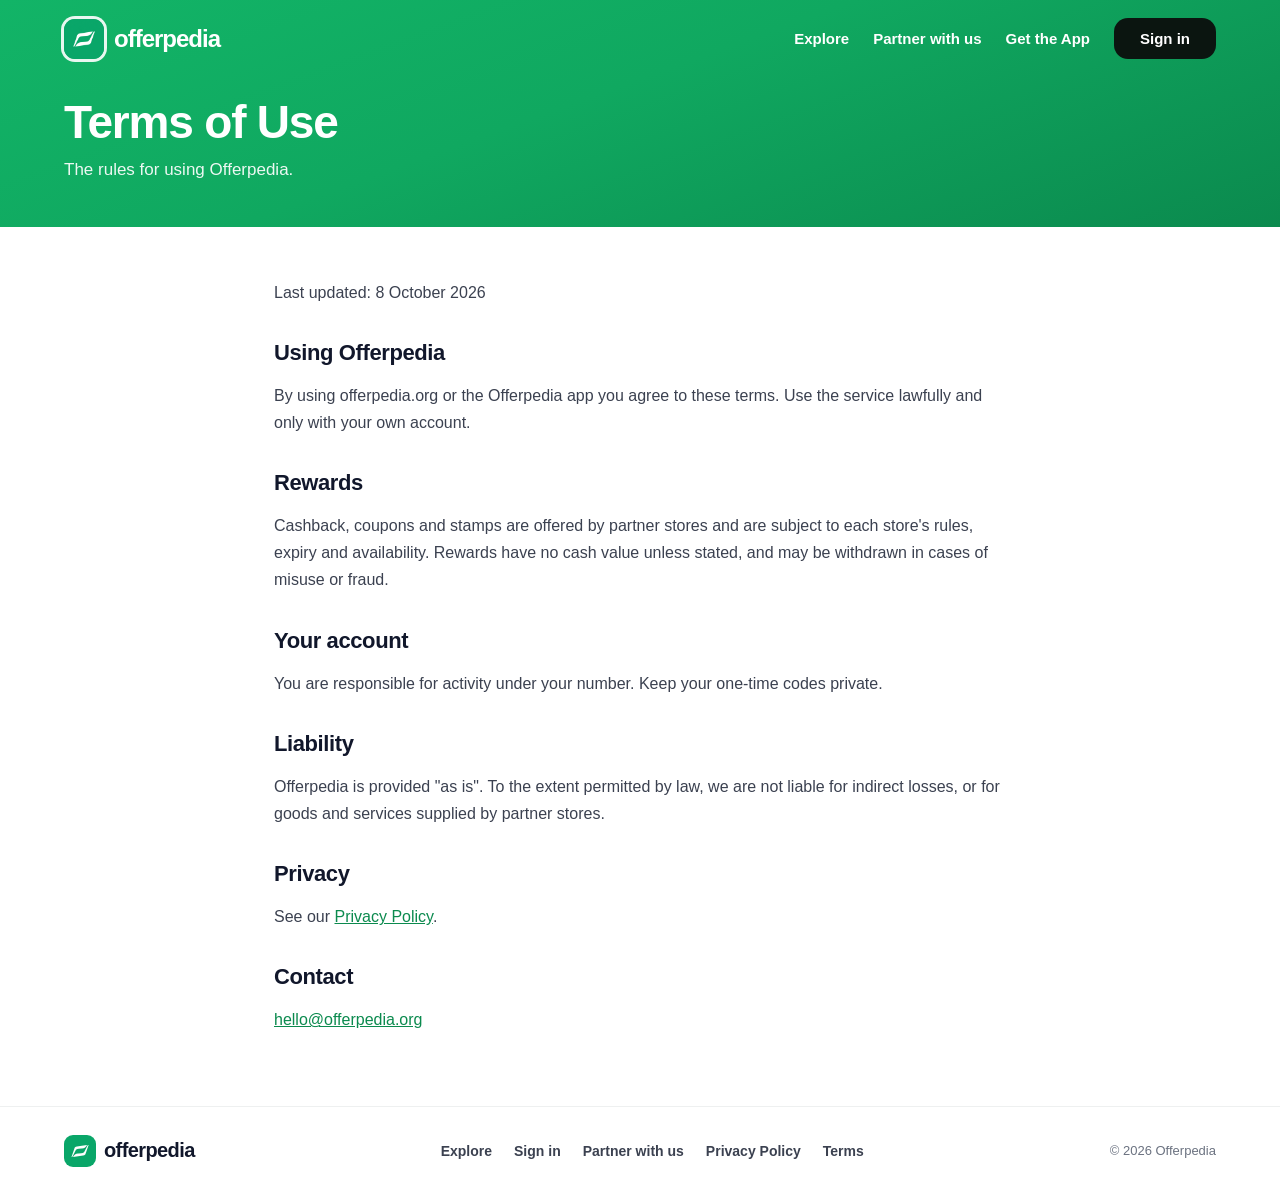
<file: terms.html>
<!doctype html>
<html lang="en"><head><meta charset="utf-8"><meta name="viewport" content="width=device-width, initial-scale=1">
<title>Terms — Offerpedia</title><meta name="description" content="The rules for using Offerpedia.">
<link rel="icon" type="image/png" href="logo.png"><style>
/* Shared styles for inner pages (explore, signin, privacy, terms, partner, app) */
*, *::before, *::after { box-sizing: border-box; }
:root { --brand:#10a860; --brand-deep:#0b8a4e; --ink:#11172b; --muted:#6b7280; }
body { margin:0; background:#fff; color:var(--ink); min-height:100vh; display:flex; flex-direction:column;
  font-family:-apple-system,BlinkMacSystemFont,"SF Pro Display","SF Pro Text","Inter","Segoe UI",sans-serif; -webkit-font-smoothing:antialiased; }
img, svg { display:block; }
button, input, select, textarea { font:inherit; }
[hidden] { display:none !important; }
main { flex:1; }
a { color:var(--brand-deep); }
.top { background:linear-gradient(160deg,#12b467 0%,var(--brand) 45%,var(--brand-deep) 100%); }
.nav { display:flex; align-items:center; justify-content:space-between; gap:16px; max-width:1200px; margin:0 auto; padding:18px 24px; }
.brand { display:flex; align-items:center; gap:10px; text-decoration:none; color:#fff; }
.brand-logo { width:40px; height:40px; border-radius:11px; box-shadow:0 0 0 3px rgba(255,255,255,.9); }
.brand-name { font-size:24px; font-weight:800; letter-spacing:-1px; }
.nav-actions { display:flex; align-items:center; gap:24px; }
.nav-link { color:#fff; font-size:15px; font-weight:700; text-decoration:none; white-space:nowrap; }
.nav-link:hover { text-decoration:underline; text-underline-offset:4px; }
.btn-dark { padding:12px 26px; border-radius:14px; background:#0b1510; color:#fff; font-size:15px; font-weight:700; text-decoration:none; white-space:nowrap; border:0; cursor:pointer; display:inline-block; }
.btn-dark:hover { background:#000; }
.btn-green { padding:14px 26px; border-radius:14px; background:var(--brand); color:#fff; font-weight:800; text-decoration:none; border:0; cursor:pointer; display:inline-block; }
.btn-green:hover { background:var(--brand-deep); }
.page-head { max-width:1200px; margin:0 auto; padding:18px 24px 44px; color:#fff; }
.page-head h1 { margin:0 0 8px; font-size:clamp(28px,4vw,46px); font-weight:800; letter-spacing:-1.2px; }
.page-head p { margin:0; opacity:.92; font-size:17px; max-width:60ch; line-height:1.5; }
.wrap { max-width:1200px; margin:0 auto; padding:36px 24px 56px; width:100%; }
.narrow { max-width:780px; }
/* explore */
.filters { display:flex; flex-wrap:wrap; gap:10px; margin-bottom:14px; }
.chip { padding:9px 16px; border-radius:999px; border:1px solid #dfe3e1; background:#fff; color:#3b4150; font-weight:600; font-size:14px; cursor:pointer; text-decoration:none; }
.chip:hover { border-color:var(--brand); }
.chip.on { background:var(--brand); border-color:var(--brand); color:#fff; }
.finder { display:flex; gap:12px; margin-bottom:22px; }
.finder input { flex:1; min-width:0; height:52px; border-radius:14px; border:1.5px solid #dfe3e1; padding:0 18px; font-size:16px; outline:none; }
.finder input:focus { border-color:var(--brand); }
.count { color:var(--muted); margin:0 0 16px; font-size:14px; }
.grid { display:grid; grid-template-columns:repeat(auto-fill,minmax(250px,1fr)); gap:18px; }
.store { display:block; border-radius:22px; overflow:hidden; border:1px solid #eef0f0; background:#fff; color:inherit; text-decoration:none; transition:box-shadow .15s,transform .15s; cursor:pointer; }
.store:hover { transform:translateY(-2px); box-shadow:0 14px 34px rgba(0,0,0,.08); }
.store-cover { position:relative; aspect-ratio:16/7; }
.store-logo { position:absolute; left:14px; bottom:-22px; width:52px; height:52px; border-radius:50%; border:2px solid #fff; display:grid; place-items:center; font-weight:800; font-size:17px; }
.store-body { display:flex; flex-direction:column; gap:3px; padding:30px 16px 16px; }
.store-body strong { font-size:16px; }
.muted { font-size:13px; color:var(--muted); }
.earn { margin-top:6px; font-size:13px; font-weight:700; color:var(--brand-deep); }
.empty { text-align:center; padding:60px 0; color:var(--muted); }
/* modal */
.modal { position:fixed; inset:0; background:rgba(10,20,15,.55); display:grid; place-items:center; padding:16px; z-index:50; }
.modal-box { background:#fff; border-radius:24px; max-width:440px; width:100%; padding:28px; position:relative; }
.modal-box h2 { margin:0 0 6px; }
.modal-box ul { padding-left:18px; color:#3b4150; line-height:1.7; }
.modal-x { position:absolute; top:12px; right:14px; border:0; background:none; font-size:26px; cursor:pointer; color:#6b7280; }
/* forms */
.card-form { max-width:440px; margin:0 auto; border:1px solid #eef0f0; border-radius:24px; padding:32px; box-shadow:0 18px 40px rgba(0,50,25,.08); }
.card-form h2 { margin:0 0 6px; font-size:26px; letter-spacing:-.5px; }
.card-form p { color:var(--muted); line-height:1.5; margin:0 0 20px; }
.field { display:block; margin-bottom:16px; }
.field span { display:block; font-weight:700; font-size:14px; margin-bottom:6px; }
.field input, .field textarea, .field select { width:100%; border-radius:12px; border:1.5px solid #dfe3e1; padding:13px 14px; font-size:16px; outline:none; background:#fff; }
.field input:focus, .field textarea:focus, .field select:focus { border-color:var(--brand); }
.phone-row { display:flex; gap:8px; }
.phone-row .cc { flex:0 0 72px; text-align:center; background:#f3f4f6; }
.err { color:#be123c; font-size:14px; margin:-8px 0 14px; }
.ok-box { background:#e7f8ef; border-radius:16px; padding:18px; color:#14532d; line-height:1.5; }
.card-form .btn-green { width:100%; text-align:center; }
.fine { font-size:13px; color:var(--muted); margin-top:16px; text-align:center; }
/* legal */
.legal h2 { font-size:22px; letter-spacing:-.4px; margin:34px 0 8px; }
.legal p, .legal li { line-height:1.7; color:#3b4150; font-size:16px; }
.legal ul { padding-left:22px; }
.updated { color:var(--muted); font-size:14px; }
.toc { background:#f3fbf6; border-radius:16px; padding:16px 22px; margin:20px 0 0; }
.toc a { display:block; padding:3px 0; text-decoration:none; font-weight:600; }
/* info blocks */
.perk-grid { display:grid; grid-template-columns:repeat(auto-fit,minmax(220px,1fr)); gap:18px; margin:0 0 36px; }
.perk { background:#f3fbf6; border-radius:20px; padding:24px; }
.perk strong { display:block; font-size:18px; margin-bottom:6px; }
.perk p { margin:0; color:var(--muted); line-height:1.5; }
.store-btns { display:flex; flex-wrap:wrap; gap:12px; margin-top:20px; }
/* footer */
.footer { border-top:1px solid #eef0f0; }
.footer-inner { max-width:1200px; margin:0 auto; padding:28px 24px 36px; display:flex; align-items:center; justify-content:space-between; gap:16px; flex-wrap:wrap; }
.footer-brand { display:inline-flex; align-items:center; gap:8px; font-size:20px; font-weight:800; letter-spacing:-.6px; color:var(--ink); text-decoration:none; }
.footer-brand img { width:32px; height:32px; border-radius:9px; }
.footer-links { display:flex; gap:22px; flex-wrap:wrap; }
.footer-links a { color:#3b4150; text-decoration:none; font-weight:600; font-size:14px; }
.footer-links a:hover { color:var(--brand-deep); }
.copyright { color:var(--muted); font-size:13px; }
@media (max-width:860px) {
  .hide-sm { display:none; }
  .nav { padding:14px 16px; }
  .page-head, .wrap { padding-left:16px; padding-right:16px; }
  .footer-inner { flex-direction:column; align-items:flex-start; padding:24px 16px 32px; }
  .finder { flex-direction:column; }
}
/* sign-in split layout */
body.auth main { display:grid; grid-template-columns:1fr 1fr; min-height:calc(100vh - 0px); }
body.auth .auth-art { background:radial-gradient(circle at 15% 20%,rgba(255,255,255,.16),transparent 35%),radial-gradient(circle at 85% 80%,rgba(0,0,0,.14),transparent 40%),linear-gradient(160deg,#12b467 0%,#10a860 45%,#0b8a4e 100%); color:#fff; padding:40px 56px; display:flex; flex-direction:column; justify-content:space-between; position:relative; overflow:hidden; }
body.auth .auth-art h2 { font-size:clamp(30px,3.6vw,48px); line-height:1.08; letter-spacing:-1.2px; margin:0 0 14px; max-width:14ch; }
body.auth .auth-art p { margin:0; font-size:18px; line-height:1.5; opacity:.92; max-width:38ch; }
.auth-points { list-style:none; padding:0; margin:28px 0 0; display:grid; gap:14px; }
.auth-points li { display:flex; align-items:center; gap:12px; font-weight:700; }
.auth-points i { width:38px; height:38px; border-radius:12px; background:rgba(255,255,255,.2); display:grid; place-items:center; font-style:normal; font-size:18px; }
.auth-form { display:flex; align-items:center; justify-content:center; padding:40px 24px; }
.auth-box { width:100%; max-width:420px; }
.auth-box h1 { margin:0 0 8px; font-size:34px; letter-spacing:-1px; }
.auth-box > p, .auth-box form > p.lead { color:var(--muted); line-height:1.5; margin:0 0 24px; }
.otp { display:flex; gap:10px; margin-bottom:16px; }
.otp input { width:100%; min-width:0; height:58px; text-align:center; font-size:24px; font-weight:800; border-radius:14px; border:1.5px solid #dfe3e1; outline:none; }
.otp input:focus { border-color:var(--brand); box-shadow:0 0 0 4px rgba(16,168,96,.12); }
.btn-green:disabled { opacity:.6; cursor:default; }
.link-btn { background:none; border:0; color:var(--brand-deep); font-weight:700; cursor:pointer; padding:0; }
.divider { display:flex; align-items:center; gap:12px; color:var(--muted); font-size:13px; margin:22px 0; }
.divider::before, .divider::after { content:""; flex:1; height:1px; background:#eceeed; }
.btn-ghost { display:block; text-align:center; padding:14px; border-radius:14px; border:1.5px solid #dfe3e1; color:var(--ink); font-weight:700; text-decoration:none; }
.btn-ghost:hover { border-color:var(--brand); }
.auth-top { display:flex; justify-content:space-between; align-items:center; }
.auth-top .brand-name { color:#fff; }
@media (max-width:860px){ body.auth main { grid-template-columns:1fr; } body.auth .auth-art { padding:24px 20px 32px; } body.auth .auth-art ul, body.auth .auth-art p { display:none; } body.auth .auth-art h2 { margin:24px 0 0; font-size:28px; max-width:none; } }
</style></head>
<body><header class="top"><nav class="nav">
  <a href="index.html" class="brand" aria-label="Offerpedia home"><img src="logo.png" alt="" class="brand-logo"><span class="brand-name">offerpedia</span></a>
  <div class="nav-actions">
    <a href="explore.html" class="nav-link hide-sm">Explore</a>
    <a href="partner.html" class="nav-link hide-sm">Partner with us</a>
    <a href="app.html" class="nav-link hide-sm">Get the App</a>
    <a href="signin.html" class="btn-dark">Sign in</a>
  </div></nav>
  <div class="page-head"><h1>Terms of Use</h1><p>The rules for using Offerpedia.</p></div></header><main><div class="wrap narrow legal"><p class="updated">Last updated: 8 October 2026</p>
<h2>Using Offerpedia</h2><p>By using offerpedia.org or the Offerpedia app you agree to these terms. Use the service lawfully and only with your own account.</p>
<h2>Rewards</h2><p>Cashback, coupons and stamps are offered by partner stores and are subject to each store's rules, expiry and availability. Rewards have no cash value unless stated, and may be withdrawn in cases of misuse or fraud.</p>
<h2>Your account</h2><p>You are responsible for activity under your number. Keep your one-time codes private.</p>
<h2>Liability</h2><p>Offerpedia is provided "as is". To the extent permitted by law, we are not liable for indirect losses, or for goods and services supplied by partner stores.</p>
<h2>Privacy</h2><p>See our <a href="privacy.html">Privacy Policy</a>.</p>
<h2>Contact</h2><p><a href="mailto:hello@offerpedia.org">hello@offerpedia.org</a></p></div></main><footer class="footer"><div class="footer-inner">
  <a href="index.html" class="footer-brand"><img src="logo.png" alt=""> offerpedia</a>
  <nav class="footer-links"><a href="explore.html">Explore</a><a href="signin.html">Sign in</a><a href="partner.html">Partner with us</a><a href="privacy.html">Privacy Policy</a><a href="terms.html">Terms</a></nav>
  <span class="copyright">&copy; <span id="year"></span> Offerpedia</span></div></footer>
<script>document.getElementById('year').textContent=new Date().getFullYear();</script></body></html>
</file>
